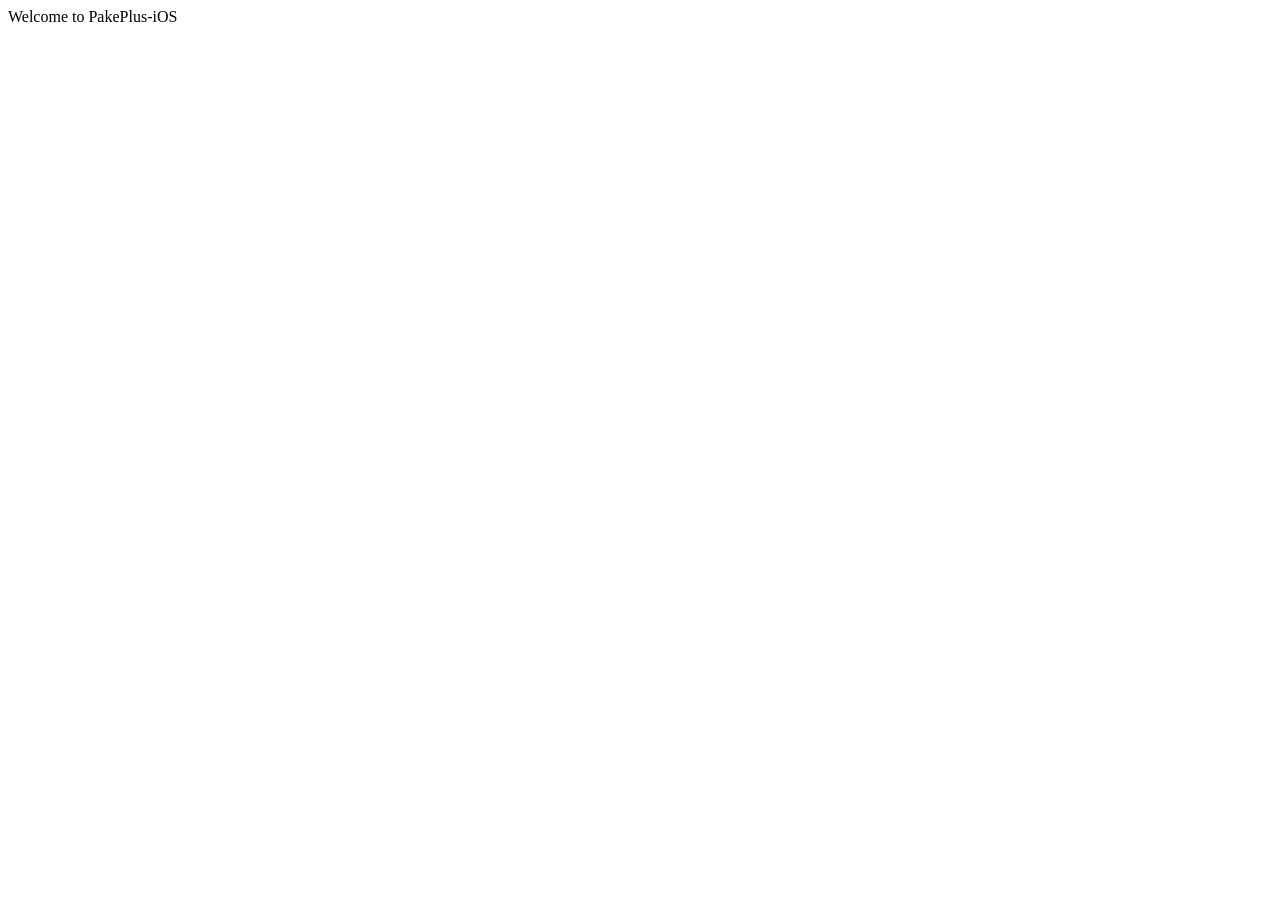
<file: docs/index.html>
<!DOCTYPE html>
<html lang="en">
    <head>
        <meta charset="UTF-8" />
        <meta name="viewport" content="width=device-width, initial-scale=1.0" />
        <title>PakePlus-iOS</title>
    </head>
    <body>
        Welcome to PakePlus-iOS
    </body>
</html>
</file>
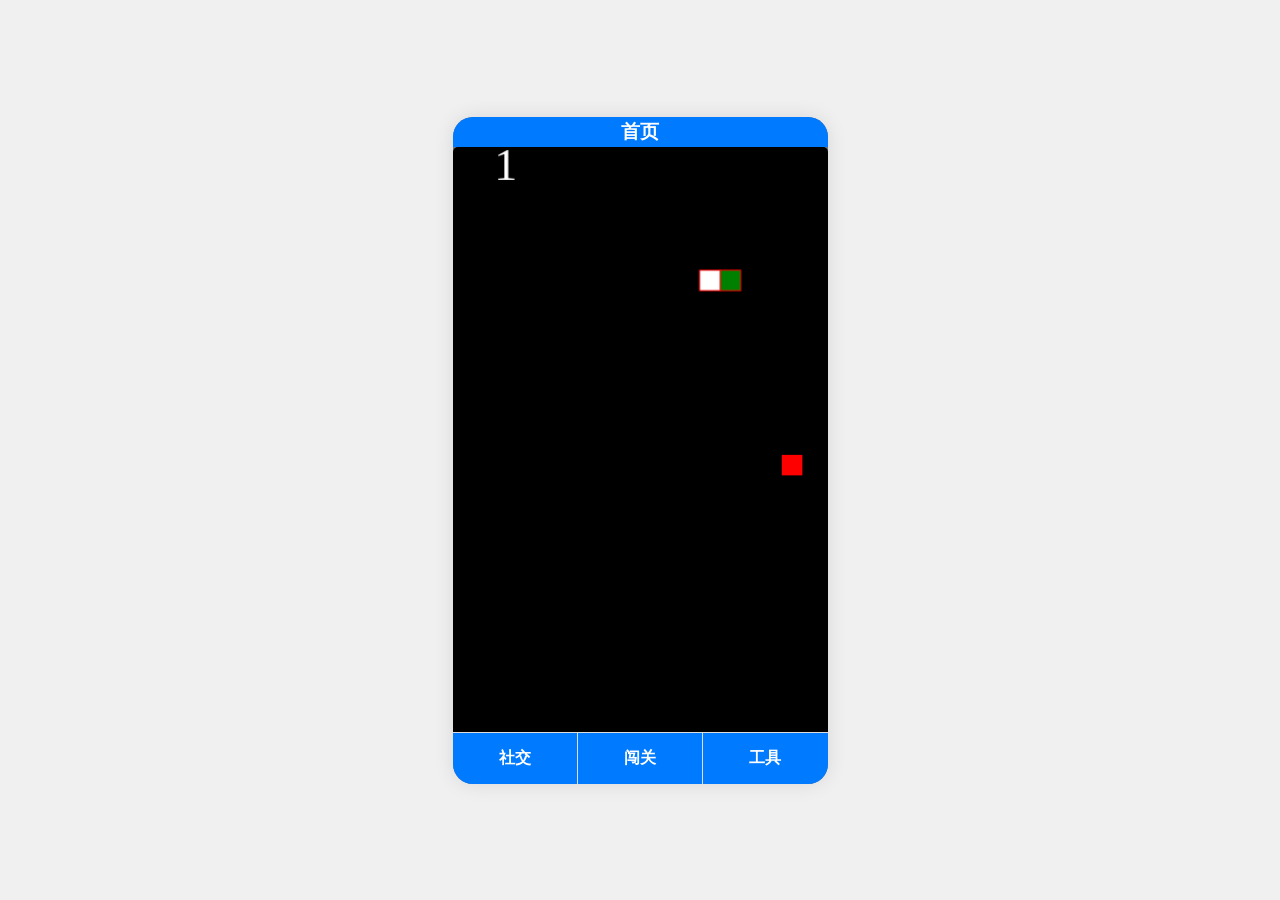
<file: scripts/www/index.html>
<!DOCTYPE html>
<html lang="en">
<head>
    <meta charset="UTF-8">
    <meta name="viewport" content="width=device-width, initial-scale=1.0">
    <title>首页</title>
    <link rel="stylesheet" href="style.css">
</head>
<body>
    <div class="app-container">
        <header class="header">
            <h1>首页</h1>
        </header>
        <main class="content">
            <canvas id="gameCanvas"></canvas>
        </main>
        <nav class="nav">
            <a href="social.html" class="nav-item">社交</a>
            <a href="gamemode.html" class="nav-item">闯关</a>
            <a href="tools.html" class="nav-item">工具</a>
        </nav>
    </div>
    <script src="script.js"></script>
</body>
</html>
</file>
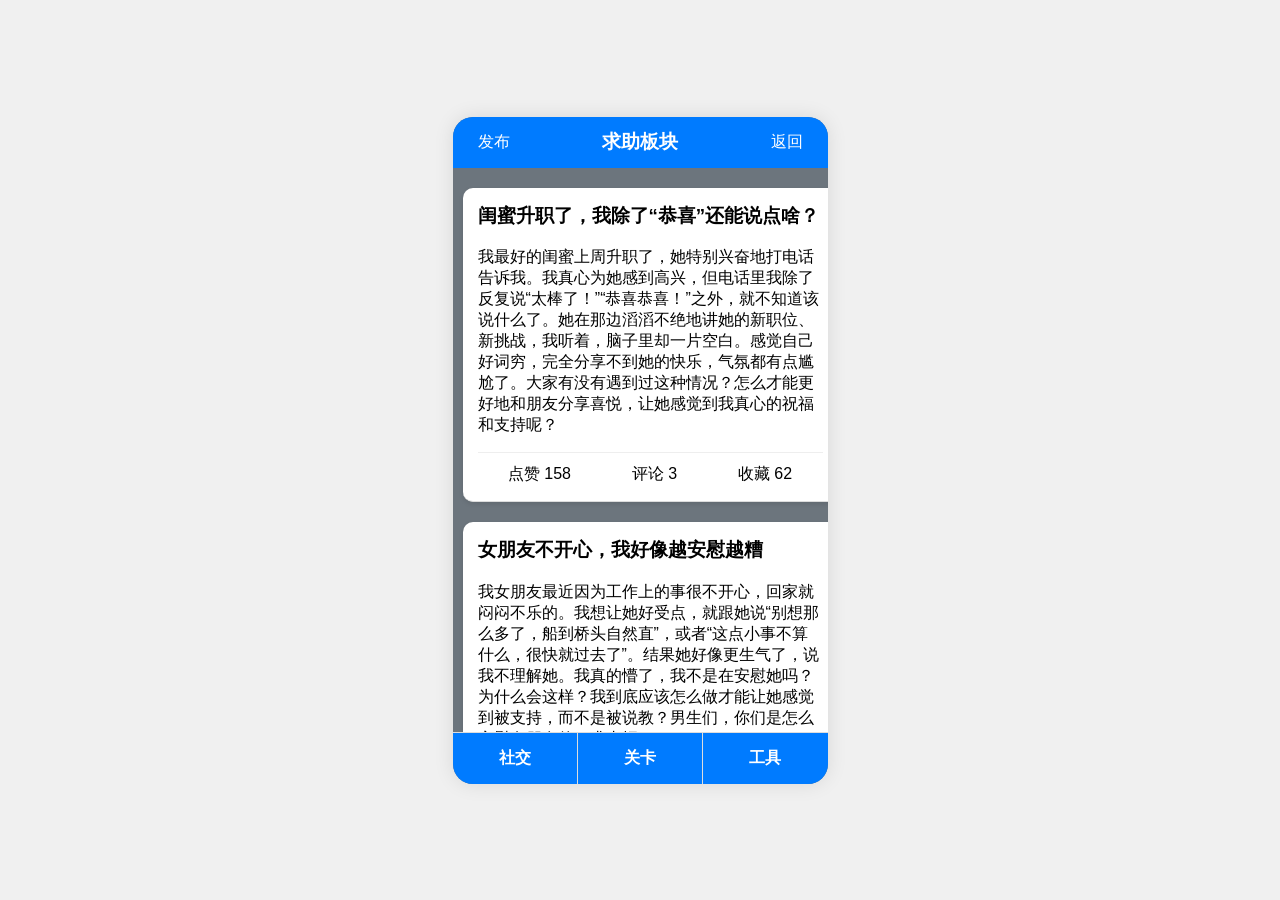
<file: scripts/www/help.html>
<!DOCTYPE html>
<html lang="en">
<head>
    <meta charset="UTF-8">
    <meta name="viewport" content="width=device-width, initial-scale=1.0">
    <title>求助板块</title>
    <link rel="stylesheet" href="style.css">
</head>
<body>
    <div class="app-container">
        <div class="header">
            <button id="post-btn-help" class="header-btn left">发布</button>
            <h1>求助板块</h1>
            <button id="back-btn-help" class="header-btn right">返回</button>
        </div>
        <main class="content feed-container">
            <div class="feed-item">
                <div class="post-content">
                    <h3>闺蜜升职了，我除了“恭喜”还能说点啥？</h3>
                    <p>我最好的闺蜜上周升职了，她特别兴奋地打电话告诉我。我真心为她感到高兴，但电话里我除了反复说“太棒了！”“恭喜恭喜！”之外，就不知道该说什么了。她在那边滔滔不绝地讲她的新职位、新挑战，我听着，脑子里却一片空白。感觉自己好词穷，完全分享不到她的快乐，气氛都有点尴尬了。大家有没有遇到过这种情况？怎么才能更好地和朋友分享喜悦，让她感觉到我真心的祝福和支持呢？</p>
                </div>
                <div class="actions-bar">
                    <button class="action-btn">点赞 158</button>
                    <button class="action-btn comment-toggle-btn">评论 3</button>
                    <button class="action-btn">收藏 62</button>
                </div>
                <div class="comment-section">
                    <div class="comment"><p><strong>用户A:</strong> 抱抱姐妹，完全理解！有时候就是会突然短路。</p></div>
                    <div class="comment"><p><strong>用户B:</strong> 你可以问她一些具体的问题呀，比如“新工作有什么好玩的地方吗？”“庆祝一下，想去吃什么？”</p></div>
                    <div class="comment"><p><strong>用户C:</strong> 直接说“我太为你高兴了，激动得都不知道说啥了！”也是一种真诚的表达。</p></div>
                    <div class="comment-input-container">
                        <textarea placeholder="输入你的评论..."></textarea>
                        <button>发布</button>
                    </div>
                </div>
            </div>
            <div class="feed-item">
                <div class="post-content">
                    <h3>女朋友不开心，我好像越安慰越糟</h3>
                    <p>我女朋友最近因为工作上的事很不开心，回家就闷闷不乐的。我想让她好受点，就跟她说“别想那么多了，船到桥头自然直”，或者“这点小事不算什么，很快就过去了”。结果她好像更生气了，说我不理解她。我真的懵了，我不是在安慰她吗？为什么会这样？我到底应该怎么做才能让她感觉到被支持，而不是被说教？男生们，你们是怎么安慰女朋友的？求支招！</p>
                </div>
                <div class="actions-bar">
                    <button class="action-btn">点赞 210</button>
                    <button class="action-btn comment-toggle-btn">评论 4</button>
                    <button class="action-btn">收藏 89</button>
                </div>
                <div class="comment-section">
                    <div class="comment"><p><strong>用户D:</strong> 兄弟，大忌啊！女生要的是情绪价值，不是解决方案。</p></div>
                    <div class="comment"><p><strong>用户E:</strong> 你只需要抱着她，说“我知道你很难过，我在这里陪着你”就够了。</p></div>
                    <div class="comment"><p><strong>用户F:</strong> 先听她把话说完，让她尽情吐槽，你只要点头表示赞同就行。</p></div>
                    <div class="comment"><p><strong>用户G:</strong> 买点她喜欢吃的东西，比说一百句“多喝热水”都有用。</p></div>
                    <div class="comment-input-container">
                        <textarea placeholder="输入你的评论..."></textarea>
                        <button>发布</button>
                    </div>
                </div>
            </div>
            <div class="feed-item">
                <div class="post-content">
                    <h3>同事吐槽工作，我该怎么接话才不显得敷衍？</h3>
                    <p>办公室里有个同事，人挺好的，就是特爱跟我吐槽工作上的各种烦心事，从老板的奇葩要求到客户的难缠。每次她一开口，我就开始头大。我既不想打断她，也不想跟着她一起说公司的坏话，所以大部分时间我只能“嗯嗯”“是啊”“太难了”这样附和。但我觉得自己这样特别敷衍，她肯定也感觉到了。怎么样才能在不违心的情况下，给她一些有质量的回应，让她觉得我是在认真倾听和关心她呢？</p>
                </div>
                <div class="actions-bar">
                    <button class="action-btn">点赞 95</button>
                    <button class="action-btn comment-toggle-btn">评论 3</button>
                    <button class="action-btn">收藏 41</button>
                </div>
                <div class="comment-section">
                    <div class="comment"><p><strong>用户H:</strong> 试试帮她分析问题？不过可能会被当成爱说教。</p></div>
                    <div class="comment"><p><strong>用户I:</strong> “辛苦了”“你已经做得很好了”，这种话永远不会错。</p></div>
                    <div class="comment"><p><strong>用户J:</strong> 适当重复她话里的关键词，比如她说“老板太烦了”，你就说“是啊，这个老板确实有点烦”，让她知道你在听。</p></div>
                    <div class="comment-input-container">
                        <textarea placeholder="输入你的评论..."></textarea>
                        <button>发布</button>
                    </div>
                </div>
            </div>
            <div class="feed-item">
                <div class="post-content">
                    <h3>朋友实现梦想了，我除了“牛逼”还能说啥？</h3>
                    <p>我一个哥们儿，搞乐队好多年，最近终于要开个人专场了。他激动地跟我分享这个消息，我当时第一反应就是“牛逼啊兄弟！”然后……然后就没了。我看着他兴奋的样子，觉得自己特别笨拙，除了这种最简单的赞美，完全不知道怎么表达我为他感到的那种骄傲和激动。我怕他觉得我不在乎，或者觉得我嫉妒。怎么才能在这种时候，让朋友真正感受到我的支持和祝福？</p>
                </div>
                <div class="actions-bar">
                    <button class="action-btn">点赞 302</button>
                    <button class="action-btn comment-toggle-btn">评论 3</button>
                    <button class="action-btn">收藏 121</button>
                </div>
                <div class="comment-section">
                    <div class="comment"><p><strong>用户K:</strong> “为你感到骄傲！”</p></div>
                    <div class="comment"><p><strong>用户L:</strong> “这么多年的努力终于有回报了，你值得！”</p></div>
                    <div class="comment"><p><strong>用户M:</strong> “票我全包了！必须去现场支持你！”行动比语言更有力。</p></div>
                    <div class="comment-input-container">
                        <textarea placeholder="输入你的评论..."></textarea>
                        <button>发布</button>
                    </div>
                </div>
            </div>
            <div class="feed-item">
                <div class="post-content">
                    <h3>家人情绪低落，我感觉自己好无力</h3>
                    <p>我妈妈最近因为一些家里的琐事情绪很低落，经常一个人唉声叹气。我看着特别心疼，想安慰她，但每次话到嘴边又咽了回去。我不知道说什么才能让她好受一点，怕说错话让她更难过。我试着跟她讲道理，说“事情总会过去的”，但她只是摇摇头。我感觉自己特别无力，好像什么也做不了。在这种情况下，我到底该怎么做才能给家人一些真正的安慰和支持呢？</p>
                </div>
                <div class="actions-bar">
                    <button class="action-btn">点赞 188</button>
                    <button class="action-btn comment-toggle-btn">评论 4</button>
                    <button class="action-btn">收藏 99</button>
                </div>
                <div class="comment-section">
                    <div class="comment"><p><strong>用户N:</strong> 陪伴就是最好的安慰，给她一个拥抱，或者只是默默地陪在她身边。</p></div>
                    <div class="comment"><p><strong>用户O:</strong> 帮她做点家务，让她能休息一下，也是一种关心。</p></div>
                    <div class="comment"><p><strong>用户P:</strong> 可以说“妈妈，看到你难过，我也很难过。有什么我能为你做的吗？”</p></div>
                    <div class="comment"><p><strong>用户Q:</strong> 带她出去散散心，换个环境可能会好一点。</p></div>
                    <div class="comment-input-container">
                        <textarea placeholder="输入你的评论..."></textarea>
                        <button>发布</button>
                    </div>
                </div>
            </div>
        </main>

        <div id="post-modal-help" class="modal">
            <div class="modal-content">
                <span class="close-btn-help">&times;</span>
                <h2>发布你的内容</h2>
                <textarea id="post-input-help" placeholder="输入内容..."></textarea>
                <button id="submit-post-btn-help">提交</button>
            </div>
        </div>

        <div id="post-modal" class="modal">
            <div class="modal-content">
                <span class="close-btn">&times;</span>
                <h2>发布你的内容</h2>
                <textarea id="post-input" placeholder="输入内容..."></textarea>
                <button id="submit-post-btn">发布</button>
            </div>
        </div>

        <nav class="nav">
            <a href="social.html" class="nav-item">社交</a>
            <a href="levels.html" class="nav-item">关卡</a>
            <a href="#" class="nav-item">工具</a>
        </nav>
    </div>
    <script src="help.js"></script>
</body>
</html>
</file>
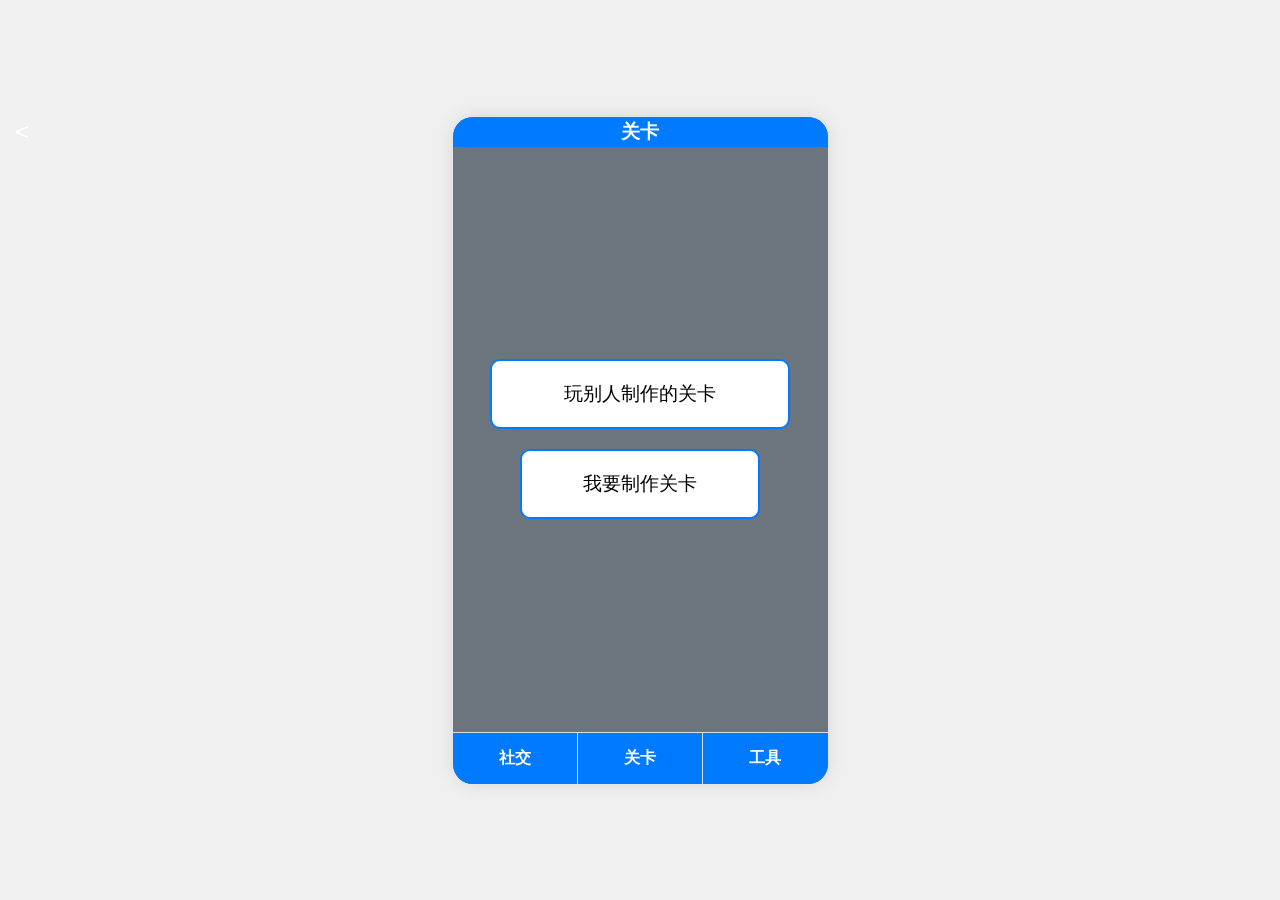
<file: scripts/www/levels.html>
<!DOCTYPE html>
<html lang="en">
<head>
    <meta charset="UTF-8">
    <meta name="viewport" content="width=device-width, initial-scale=1.0">
    <title>关卡</title>
    <link rel="stylesheet" href="style.css">
</head>
<body>
    <div class="app-container">
        <header class="header">
            <a href="social.html" class="back-btn">&lt;</a>
            <h1>关卡</h1>
        </header>
        <main class="content social-content">
            <button class="social-btn" id="play-others-btn">玩别人制作的关卡</button>
            <a href="level_editor.html" class="social-btn-link"><button class="social-btn">我要制作关卡</button></a>
        </main>
        <div id="level-list-modal" class="modal">
            <div class="modal-content">
                <span class="close-btn">&times;</span>
                <h2>关卡列表</h2>
                <ul id="level-list">
                    <li>关卡1---作者：小明</li>
                    <li>关卡2---作者：小红</li>
                    <li>关卡3---作者：小刚</li>
                    <li>关卡4---作者：小华</li>
                    <li>关卡5---作者：小丽</li>
                </ul>
            </div>
        </div>
        <nav class="nav">
            <a href="social.html" class="nav-item">社交</a>
            <a href="levels.html" class="nav-item">关卡</a>
            <a href="#" class="nav-item">工具</a>
        </nav>
    </div>
    <script src="levels.js"></script>
</body>
</html>
</file>
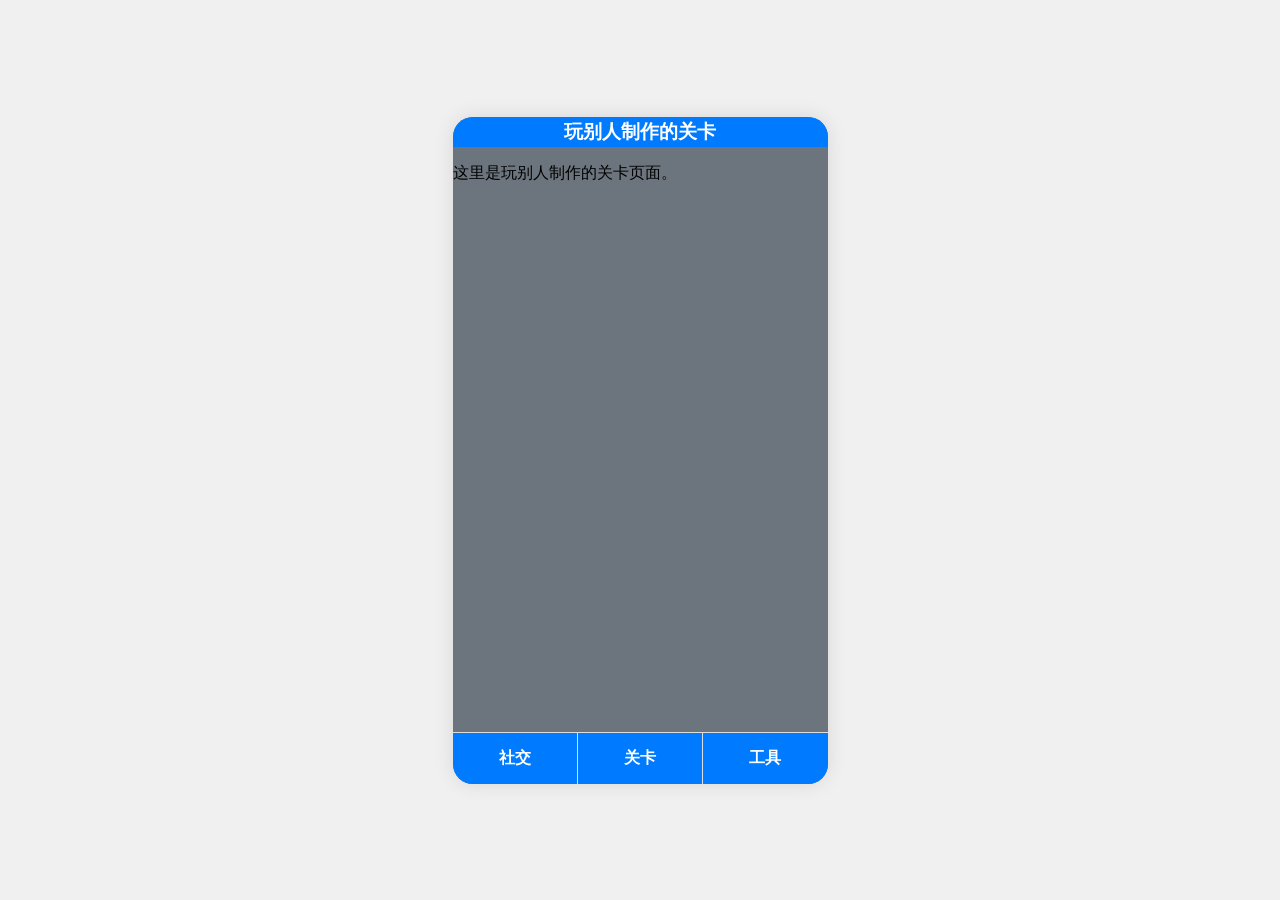
<file: scripts/www/play_levels.html>
<!DOCTYPE html>
<html lang="en">
<head>
    <meta charset="UTF-8">
    <meta name="viewport" content="width=device-width, initial-scale=1.0">
    <title>玩别人制作的关卡</title>
    <link rel="stylesheet" href="style.css">
</head>
<body>
    <div class="app-container">
        <header class="header">
            <h1>玩别人制作的关卡</h1>
        </header>
        <main class="content">
            <p>这里是玩别人制作的关卡页面。</p>
        </main>
        <nav class="nav">
            <a href="social.html" class="nav-item">社交</a>
            <a href="levels.html" class="nav-item">关卡</a>
            <a href="#" class="nav-item">工具</a>
        </nav>
    </div>
</body>
</html>
</file>
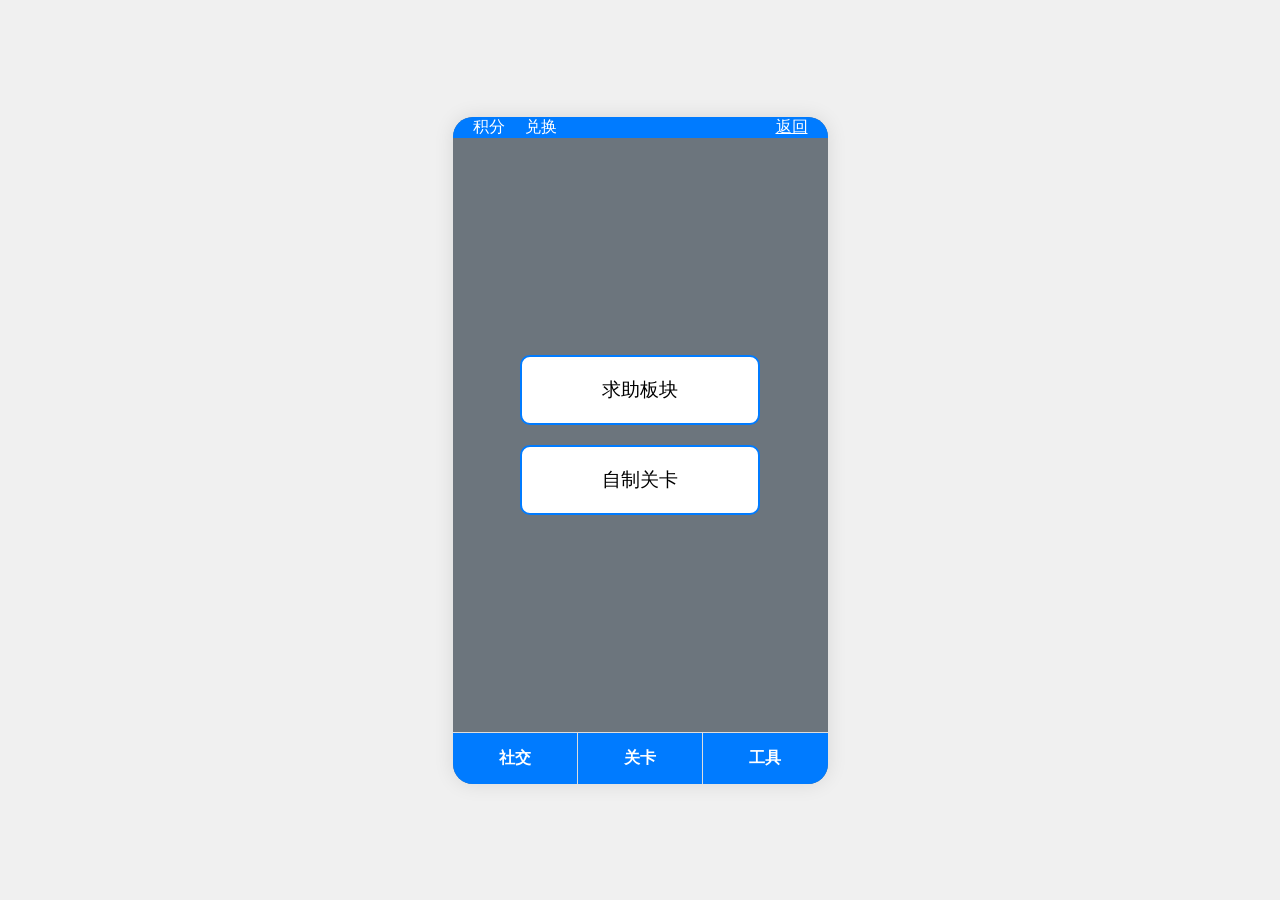
<file: scripts/www/social.html>
<!DOCTYPE html>
<html lang="en">
<head>
    <meta charset="UTF-8">
    <meta name="viewport" content="width=device-width, initial-scale=1.0">
    <title>社交</title>
    <link rel="stylesheet" href="style.css">
</head>
<body>
    <div class="app-container">
        <header class="header" style="display: flex; justify-content: space-between; align-items: center; padding: 0 10px;">
            <div class="header-buttons">
                <button id="points-btn" class="header-btn">积分</button>
                <button id="redeem-btn" class="header-btn">兑换</button>
            </div>
            <a href="index.html" class="header-btn">返回</a>
        </header>
        <main class="content social-content">
            <a href="help.html" class="social-btn-link"><button class="social-btn">求助板块</button></a>
            <a href="levels.html" class="social-btn-link"><button class="social-btn">自制关卡</button></a>
        </main>
        <nav class="nav">
            <a href="social.html" class="nav-item active">社交</a>
            <a href="levels.html" class="nav-item">关卡</a>
            <a href="#" class="nav-item">工具</a>
        </nav>
    </div>

    <div id="points-modal" class="modal">
        <div class="modal-content">
            <span class="close-btn">&times;</span>
            <p>当前积分：</p>
            <p>积分规则：</p>
        </div>
    </div>

    <div id="redeem-modal" class="modal">
        <div class="modal-content">
            <span class="close-btn">&times;</span>
            <p>可用积分：</p>
            <p>兑换积分：</p>
            <p>兑换规则：</p>
        </div>
    </div>
    <script src="social.js"></script>
</body>
</html>
</file>
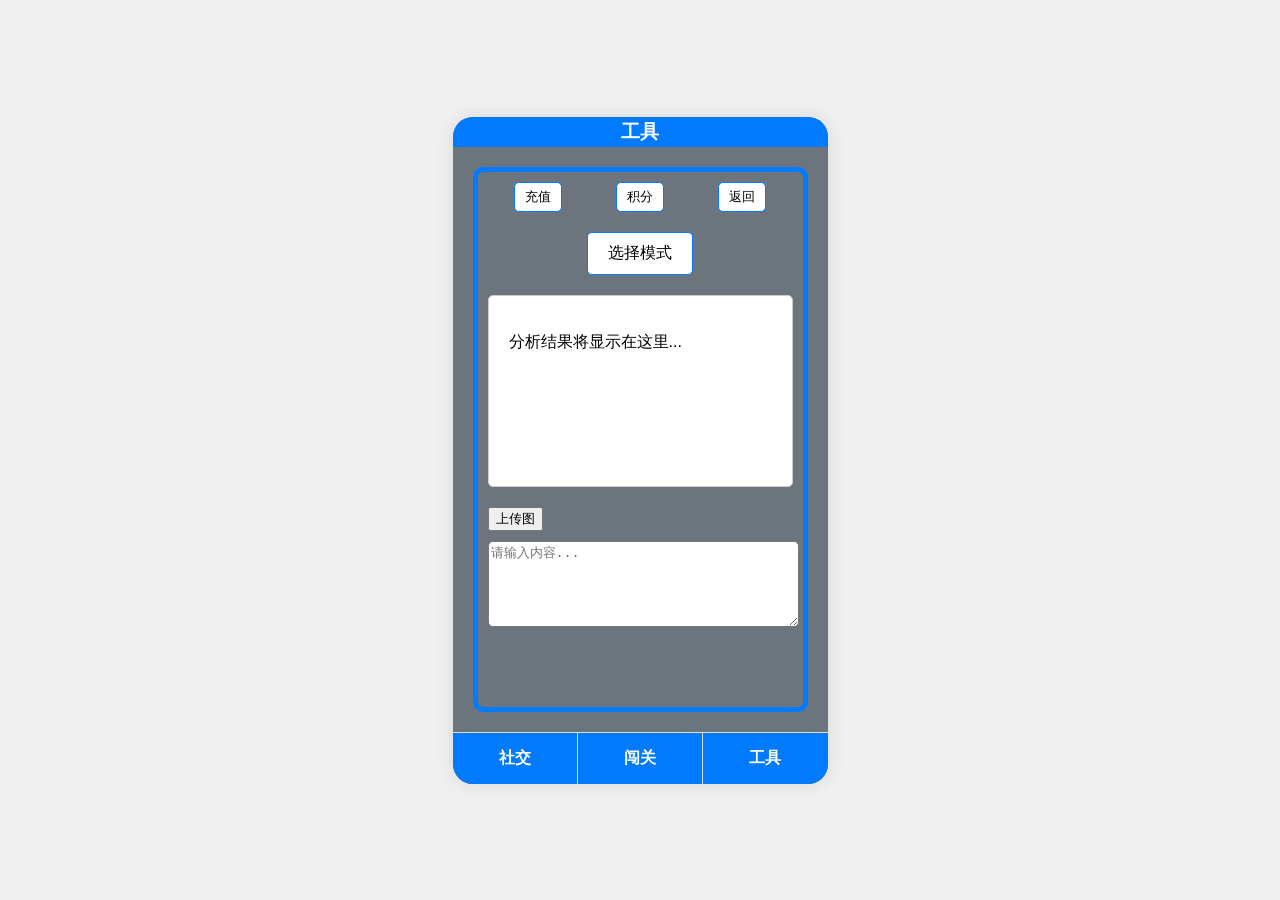
<file: scripts/www/tools.html>
<!DOCTYPE html>
<html lang="zh-CN">
<head>
    <meta charset="UTF-8">
    <meta name="viewport" content="width=device-width, initial-scale=1.0">
    <title>工具</title>
    <link rel="stylesheet" href="style.css">
</head>
<body>
    <div class="app-container">
        <header class="header">
            <h1>工具</h1>
        </header>
        <div class="content">
            <div class="tools-main-content">
                <div class="top-bar">
                    <button id="recharge-btn">充值</button>
                    <button id="points-btn">积分</button>
                    <button onclick="window.history.back();">返回</button>
                </div>
                <div class="mode-selection">
                    <button id="mode-select-btn">选择模式</button>
                </div>
                <div class="analysis-box">
                    <p>分析结果将显示在这里...</p>
                </div>
                <div class="input-area">
                    <button class="upload-btn">上传图</button>
                    <textarea id="user-input" placeholder="请输入内容..."></textarea>
                </div>
            </div>
        </div>
        <nav class="nav">
            <a href="social.html" class="nav-item">社交</a>
            <a href="gamemode.html" class="nav-item">闯关</a>
            <a href="tools.html" class="nav-item active">工具</a>
        </nav>
    </div>

    <!-- 充值弹窗 -->
    <div id="recharge-modal" class="modal">
        <div class="modal-content">
            <span class="close-btn">&times;</span>
            <h2>充值页面</h2>
            <p>这里是充值选项...</p>
        </div>
    </div>

    <!-- 积分弹窗 -->
    <div id="points-modal" class="modal">
        <div class="modal-content">
            <span class="close-btn">&times;</span>
            <h2>积分兑换</h2>
            <p>当前积分: <span id="current-points">100</span></p>
            <div>
                <h3>积分兑换规则</h3>
                <p>100积分可兑换...</p>
            </div>
            <input type="number" id="points-to-exchange" placeholder="输入兑换积分数额">
            <button id="exchange-btn">兑换</button>
        </div>
    </div>

    <!-- 模式选择弹窗 -->
    <div id="mode-select-modal" class="modal">
        <div class="modal-content">
            <span class="close-btn">&times;</span>
            <h2>选择模式</h2>
            <button class="mode-option-btn" data-mode="empathy">共情分析</button>
            <button class="mode-option-btn" data-mode="speech">话术分析</button>
            <button class="mode-option-btn" data-mode="all">我全都要</button>
        </div>
    </div>

    <script src="tools.js"></script>
</body>
</html>
</file>
<file: scripts/www/style.css>
body {
    margin: 0;
    font-family: sans-serif;
    background-color: #f0f0f0;
    display: flex;
    justify-content: center;
    align-items: center;
    height: 100vh;
}

.app-container {
    width: 375px;
    height: 667px;
    background-color: #6c757d;
    border-radius: 20px;
    box-shadow: 0 0 20px rgba(0, 0, 0, 0.1);
    display: flex;
    flex-direction: column;
    overflow: hidden;
}

.header {
    background-color: #007bff;
    color: white;
    padding: 15px;
    display: flex;
    justify-content: space-between;
    align-items: center;
}

.header h1 {
    margin: 0;
    font-size: 1.2em;
    position: absolute;
    left: 50%;
    transform: translateX(-50%);
}

.content {
    flex-grow: 1;
    overflow: hidden;
    display: flex;
    flex-direction: column; /* Change to column */
    justify-content: flex-start; /* Align items to the start */
    align-items: stretch; /* Stretch items to fill the container */
}

#gameCanvas {
    background-color: #000;
    border-radius: 5px;
}

.nav {
    display: flex;
    background-color: #007bff;
    border-top: 1px solid #ddd;
}

.nav-item {
    flex-grow: 1;
    text-align: center;
    padding: 15px;
    text-decoration: none;
    color: white;
    font-weight: bold;
}

.nav-item:not(:last-child) {
    border-right: 1px solid #ddd;
}

.nav-item:hover {
    background-color: #f0f0f0;
}

.header-buttons {
    display: flex;
    justify-content: space-between;
}

.header-btn {
    background-color: #007bff;
    color: white;
    border: 1px solid white;
    border-radius: 5px;
    padding: 5px 10px;
    cursor: pointer;
}

.modal-content textarea {
    width: 100%;
    height: 100px;
    margin-bottom: 10px;
}

.modal-content button {
    width: 100%;
    padding: 10px;
    background-color: #007bff;
    color: white;
    border: none;
    border-radius: 5px;
    cursor: pointer;
}

.social-btn-link {
    text-decoration: none;
    width: 80%;
    display: flex;
    justify-content: center;
}

.feed-container {
    flex-direction: column;
    overflow-y: auto;
    padding: 10px; /* Add some padding */
    margin: 0;
    border: none;
    width: 100%; /* Ensure it fills the content area */
}

.feed-item {
    height: auto; /* Change height to auto */
    flex-shrink: 0;
    display: flex;
    flex-direction: column; /* Change to column */
    justify-content: space-between; /* Space between content and actions */
    border-bottom: 1px solid #ddd;
    background-color: white;
    border-radius: 10px;
    margin: 10px 0; /* Adjust margin */
    padding: 15px;
    box-shadow: 0 2px 5px rgba(0,0,0,0.1);
}

.post-content {
    padding: 0; /* Remove padding */
    text-align: left; /* Align text to the left */
}

.actions-bar {
    display: flex;
    justify-content: space-around;
    padding: 10px 0 0 0; /* Adjust padding */
    background-color: transparent; /* Make background transparent */
    border-top: 1px solid #eee; /* Add a separator */
    width: 100%; /* Ensure it fills the feed item */
}

.action-btn {
    background: none;
    border: none;
    font-size: 1em;
    cursor: pointer;
}

.social-content {
    display: flex;
    flex-direction: column;
    justify-content: center;
    align-items: center;
}

.social-btn {
    background-color: white;
    border: 2px solid #007bff;
    border-radius: 10px;
    padding: 20px;
    margin: 10px;
    width: 80%;
    font-size: 1.2em;
    cursor: pointer;
}

.modal {
    display: none;
    position: fixed;
    z-index: 1;
    left: 0;
    top: 0;
    width: 100%;
    height: 100%;
    overflow: auto;
    background-color: rgba(0,0,0,0.4);
}

.modal-content {
    background-color: #fefefe;
    padding: 20px;
    border: 1px solid #888;
    width: 80%;
    max-width: 320px;
    border-radius: 10px;
    box-shadow: 0 5px 15px rgba(0,0,0,0.3);
    position: absolute;
    top: 50%;
    left: 50%;
    transform: translate(-50%, -50%);
}

.close-btn {
    color: #aaa;
    float: right;
    font-size: 28px;
    font-weight: bold;
}

.close-btn:hover,
.close-btn:focus {
    color: black;
    text-decoration: none;
    cursor: pointer;
}

.back-btn {
    position: absolute;
    left: 15px;
    color: white;
    font-size: 1.5em;
    text-decoration: none;
}

#level-list {
    list-style: none;
    padding: 0;
}

#level-list li {
    padding: 10px;
    border-bottom: 1px solid #ddd;
    cursor: pointer;
}

#level-list li:hover {
    background-color: #f0f0f0;
}

.editor-content {
    flex-direction: column;
    padding: 20px;
    overflow-y: auto;
}

.editor-section {
    margin-bottom: 15px;
}

.editor-section label {
    display: block;
    margin-bottom: 5px;
}

.editor-section input,
.editor-section textarea {
    width: 100%;
    padding: 8px;
    border: 1px solid #ccc;
    border-radius: 4px;
}

.post-content h3 {
    margin-top: 0;
}

.comment-section {
    display: none;
    margin-top: 15px;
    padding-top: 10px;
    border-top: 1px solid #eee;
}

.comment {
    margin-bottom: 10px;
    padding: 10px;
    background-color: #f9f9f9;
    border-radius: 5px;
}

.comment p {
    margin: 0;
}

.comment-input-container {
    margin-top: 15px;
    display: flex;
    flex-direction: column;
}

.comment-input-container textarea {
    width: 100%;
    padding: 8px;
    border: 1px solid #ccc;
    border-radius: 4px;
    margin-bottom: 10px;
    resize: vertical;
}

.comment-input-container button {
    align-self: flex-end;
    padding: 8px 16px;
    background-color: #007bff;
    color: white;
    border: none;
    border-radius: 4px;
    cursor: pointer;
}

.comment-input-container button:hover {
    background-color: #0056b3;
}

.header-btn {
    background-color: transparent;
    color: white;
    border: none;
    font-size: 1em;
    cursor: pointer;
    padding: 0 10px;
}



#post-modal-help .modal-content textarea {
    width: calc(100% - 20px);
    height: 150px;
    margin-bottom: 10px;
}

#post-modal-help .modal-content button {
    width: 100%;
    padding: 10px;
    background-color: #007bff;
    color: white;
    border: none;
    border-radius: 5px;
    cursor: pointer;
}

#post-modal-help .modal-content button:hover {
    background-color: #0056b3;
}

.close-btn-help {
    color: #aaa;
    float: right;
    font-size: 28px;
    font-weight: bold;
}

.close-btn-help:hover,
.close-btn-help:focus {
    color: black;
    text-decoration: none;
    cursor: pointer;
}

/* Tools Page Specific Styles */
.page-header {
    background-color: #007bff;
    color: white;
    padding: 15px;
    text-align: center;
}

.page-header h1 {
    margin: 0;
    font-size: 1.2em;
}

.tools-main-content {
    background-color: #6c757d;
    border: 5px solid #007bff;
    margin: 20px;
    border-radius: 10px;
    padding: 10px;
    height: calc(100% - 40px);
}


.top-bar {
    display: flex;
    justify-content: space-around;
    margin-bottom: 20px;
}

.top-bar button {
    background-color: white;
    border: 1px solid #007bff;
    border-radius: 5px;
    padding: 5px 10px;
    cursor: pointer;
}

.mode-selection {
    text-align: center;
    margin-bottom: 20px;
}

#mode-select-btn {
    background-color: white;
    border: 1px solid #007bff;
    border-radius: 5px;
    padding: 10px 20px;
    font-size: 1em;
    cursor: pointer;
}

.analysis-box {
    background-color: white;
    border: 1px solid #ccc;
    border-radius: 5px;
    padding: 20px;
    margin-bottom: 20px;
    height: 150px;
    overflow-y: auto;
}

.input-area {
    display: flex;
    flex-direction: column;
}

.upload-btn {
    align-self: flex-start;
    margin-bottom: 10px;
}

#user-input {
    width: 100%;
    height: 80px;
    border-radius: 5px;
}

.input-group {
    margin-bottom: 15px;
}

.input-group label {
    display: block;
    margin-bottom: 5px;
    font-weight: bold;
}

.input-group textarea {
    width: 100%;
    padding: 10px;
    border: 1px solid #ccc;
    border-radius: 5px;
    box-sizing: border-box;
}

.right-btn {
    right: 15px;
    left: auto;
}

.confirm-btn {
    background-color: #007bff;
    color: white;
    border: none;
    border-radius: 5px;
    padding: 10px 20px;
    font-size: 1em;
    cursor: pointer;
    display: block;
    width: 100%;
    margin-top: 20px;
}
</file>
